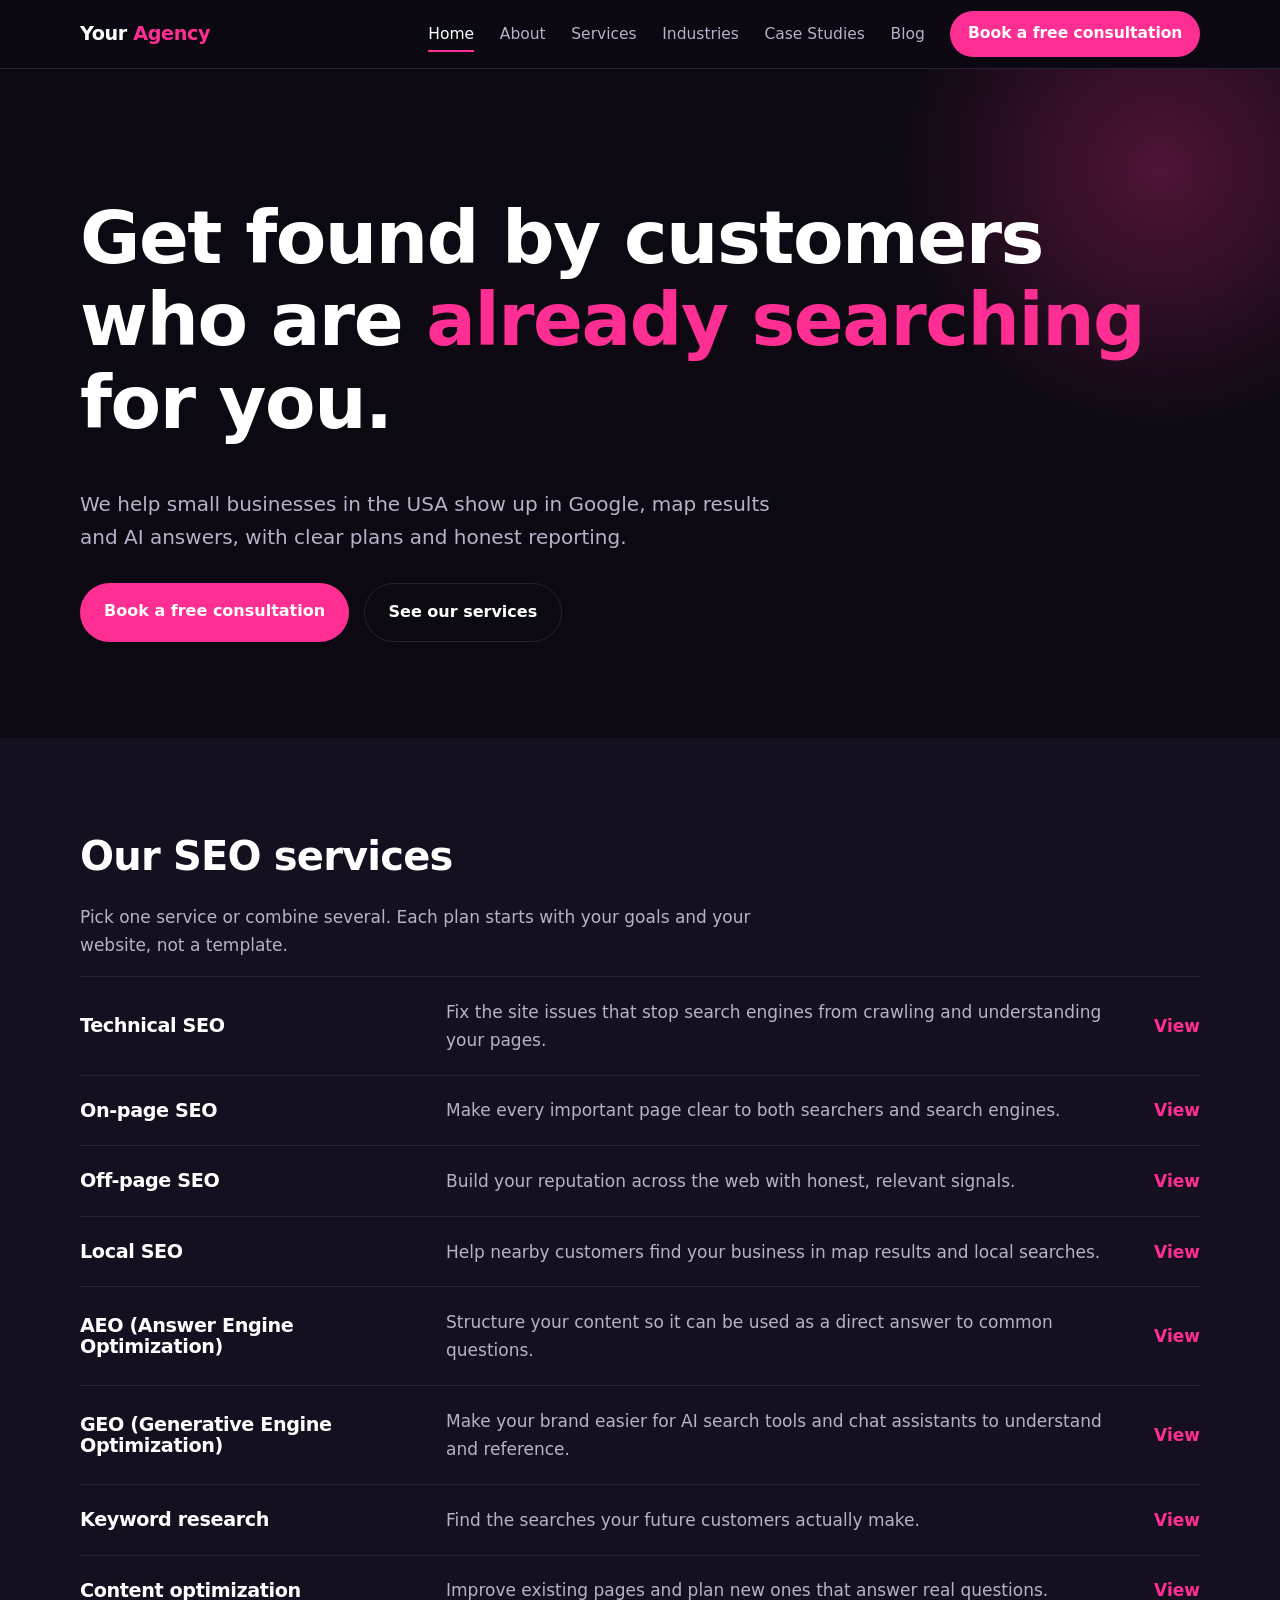
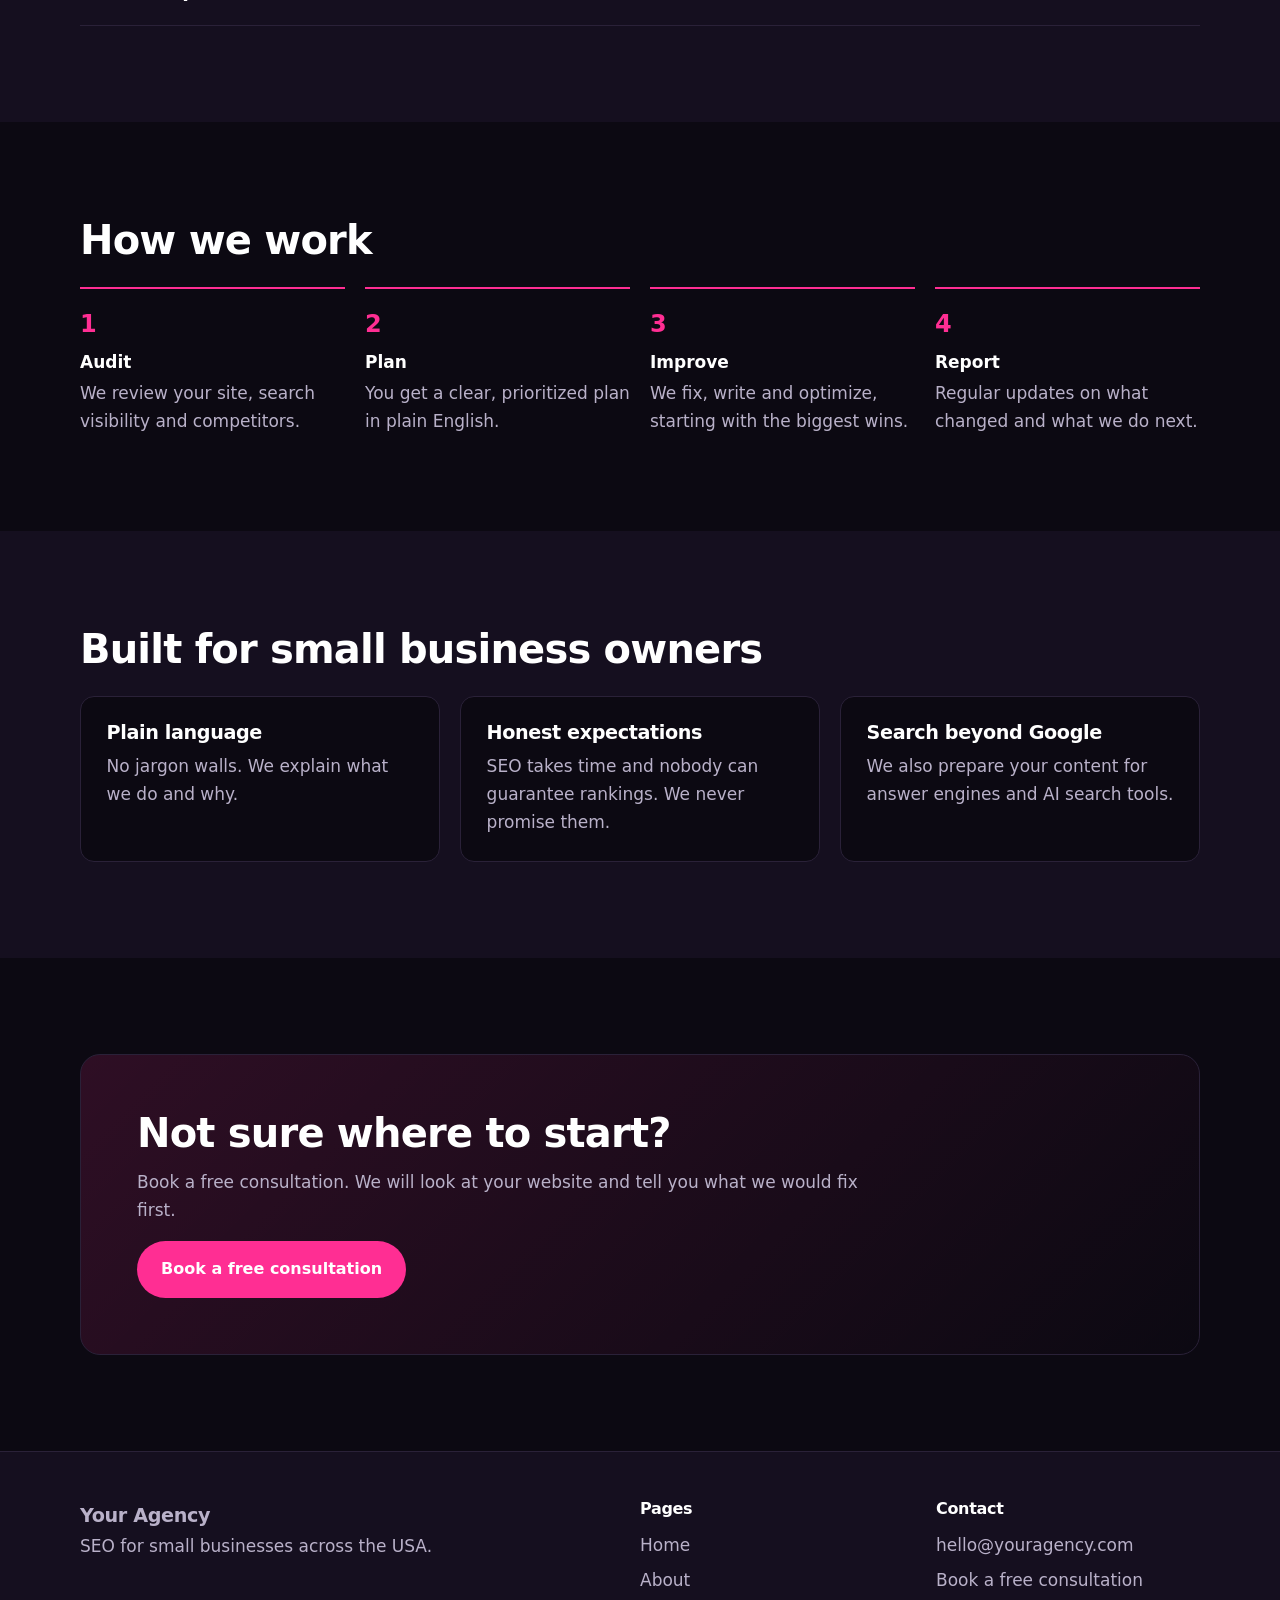
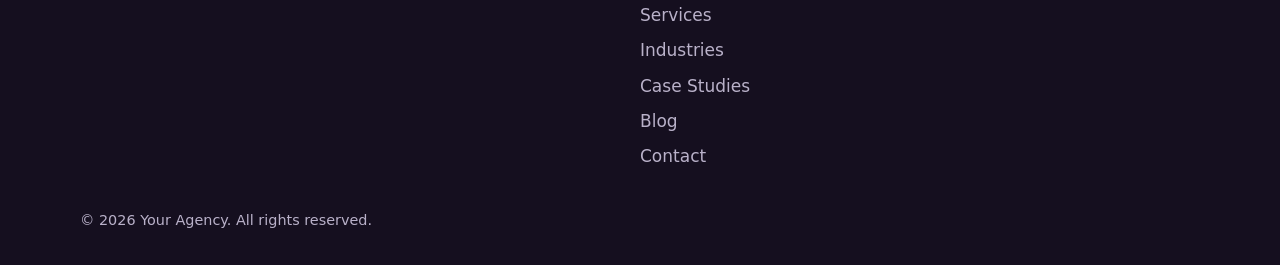
<file: index.html>
<!DOCTYPE html>
<html lang="en">
<head>
<meta charset="utf-8">
<meta name="viewport" content="width=device-width, initial-scale=1">
<title>SEO Agency for Small Businesses in the USA | Your Agency</title>
<meta name="description" content="Technical SEO, local SEO, AEO, GEO and content optimization for small businesses in the USA. Book a free consultation.">
<link rel="canonical" href="https://www.youragency.com/index.html">
<meta property="og:title" content="SEO Agency for Small Businesses in the USA | Your Agency">
<meta property="og:description" content="Technical SEO, local SEO, AEO, GEO and content optimization for small businesses in the USA. Book a free consultation.">
<meta property="og:type" content="website">
<meta property="og:url" content="https://www.youragency.com/index.html">
<meta name="theme-color" content="#0c0912">
<link rel="stylesheet" href="css/style.css">
</head>
<body>
<a class="skip" href="#main">Skip to content</a>
<header class="site-header">
<div class="wrap bar">
<a class="logo" href="index.html" aria-label="Your Agency home">Your<span> Agency</span></a>
<button class="menu-btn" aria-expanded="false" aria-controls="nav">Menu</button>
<nav class="nav" id="nav" aria-label="Main">
<ul><li><a href="index.html" aria-current="page">Home</a></li><li><a href="about.html">About</a></li><li><a href="services.html">Services</a></li><li><a href="industries.html">Industries</a></li><li><a href="case-studies.html">Case Studies</a></li><li><a href="blog.html">Blog</a></li><li><a class="btn" href="contact.html">Book a free consultation</a></li></ul>
</nav>
</div>
</header>
<main id="main">
<script type="application/ld+json">
{"@context":"https://schema.org","@type":"ProfessionalService","name":"Your Agency","url":"https://www.youragency.com","description":"SEO services for small businesses in the USA.","email":"hello@youragency.com","areaServed":"US"}
</script>
<section class="hero"><div class="wrap">
<h1 class="rise">Get found by customers who are <em>already searching</em> for you.</h1>
<p class="lead rise d1">We help small businesses in the USA show up in Google, map results and AI answers, with clear plans and honest reporting.</p>
<div class="actions rise d2"><a class="btn" href="contact.html">Book a free consultation</a><a class="btn ghost" href="services.html">See our services</a></div>
</div></section>
<section class="alt"><div class="wrap">
<h2>Our SEO services</h2>
<p class="muted">Pick one service or combine several. Each plan starts with your goals and your website, not a template.</p>
<div class="rows"><a class="row" href="services.html#technical-seo"><h3>Technical SEO</h3><p>Fix the site issues that stop search engines from crawling and understanding your pages.</p><span class="go" aria-hidden="true">View</span></a><a class="row" href="services.html#on-page-seo"><h3>On-page SEO</h3><p>Make every important page clear to both searchers and search engines.</p><span class="go" aria-hidden="true">View</span></a><a class="row" href="services.html#off-page-seo"><h3>Off-page SEO</h3><p>Build your reputation across the web with honest, relevant signals.</p><span class="go" aria-hidden="true">View</span></a><a class="row" href="services.html#local-seo"><h3>Local SEO</h3><p>Help nearby customers find your business in map results and local searches.</p><span class="go" aria-hidden="true">View</span></a><a class="row" href="services.html#aeo"><h3>AEO (Answer Engine Optimization)</h3><p>Structure your content so it can be used as a direct answer to common questions.</p><span class="go" aria-hidden="true">View</span></a><a class="row" href="services.html#geo"><h3>GEO (Generative Engine Optimization)</h3><p>Make your brand easier for AI search tools and chat assistants to understand and reference.</p><span class="go" aria-hidden="true">View</span></a><a class="row" href="services.html#keyword-research"><h3>Keyword research</h3><p>Find the searches your future customers actually make.</p><span class="go" aria-hidden="true">View</span></a><a class="row" href="services.html#content-optimization"><h3>Content optimization</h3><p>Improve existing pages and plan new ones that answer real questions.</p><span class="go" aria-hidden="true">View</span></a></div>
</div></section>
<section><div class="wrap">
<h2>How we work</h2>
<ol class="steps">
<li><strong>Audit</strong><span>We review your site, search visibility and competitors.</span></li>
<li><strong>Plan</strong><span>You get a clear, prioritized plan in plain English.</span></li>
<li><strong>Improve</strong><span>We fix, write and optimize, starting with the biggest wins.</span></li>
<li><strong>Report</strong><span>Regular updates on what changed and what we do next.</span></li>
</ol>
</div></section>
<section class="alt"><div class="wrap">
<h2>Built for small business owners</h2>
<div class="grid">
<div class="card"><h3>Plain language</h3><p>No jargon walls. We explain what we do and why.</p></div>
<div class="card"><h3>Honest expectations</h3><p>SEO takes time and nobody can guarantee rankings. We never promise them.</p></div>
<div class="card"><h3>Search beyond Google</h3><p>We also prepare your content for answer engines and AI search tools.</p></div>
</div></div></section>
<section><div class="wrap"><div class="cta">
<h2>Not sure where to start?</h2>
<p class="muted">Book a free consultation. We will look at your website and tell you what we would fix first.</p>
<a class="btn" href="contact.html">Book a free consultation</a>
</div></div></section>
</main>
<footer class="site-footer">
<div class="wrap foot">
<div><a class="logo" href="index.html">Your Agency</a>
<p class="muted">SEO for small businesses across the USA.</p></div>
<div><h2>Pages</h2><ul><li><a href="index.html">Home</a></li><li><a href="about.html">About</a></li><li><a href="services.html">Services</a></li><li><a href="industries.html">Industries</a></li><li><a href="case-studies.html">Case Studies</a></li><li><a href="blog.html">Blog</a></li><li><a href="contact.html">Contact</a></li></ul></div>
<div><h2>Contact</h2><ul><li><a href="mailto:hello@youragency.com">hello@youragency.com</a></li><li><a href="contact.html">Book a free consultation</a></li></ul></div>
</div>
<div class="wrap copy">&copy; <span id="year">2026</span> Your Agency. All rights reserved.</div>
</footer>
<script src="js/main.js"></script>
</body>
</html>
</file>
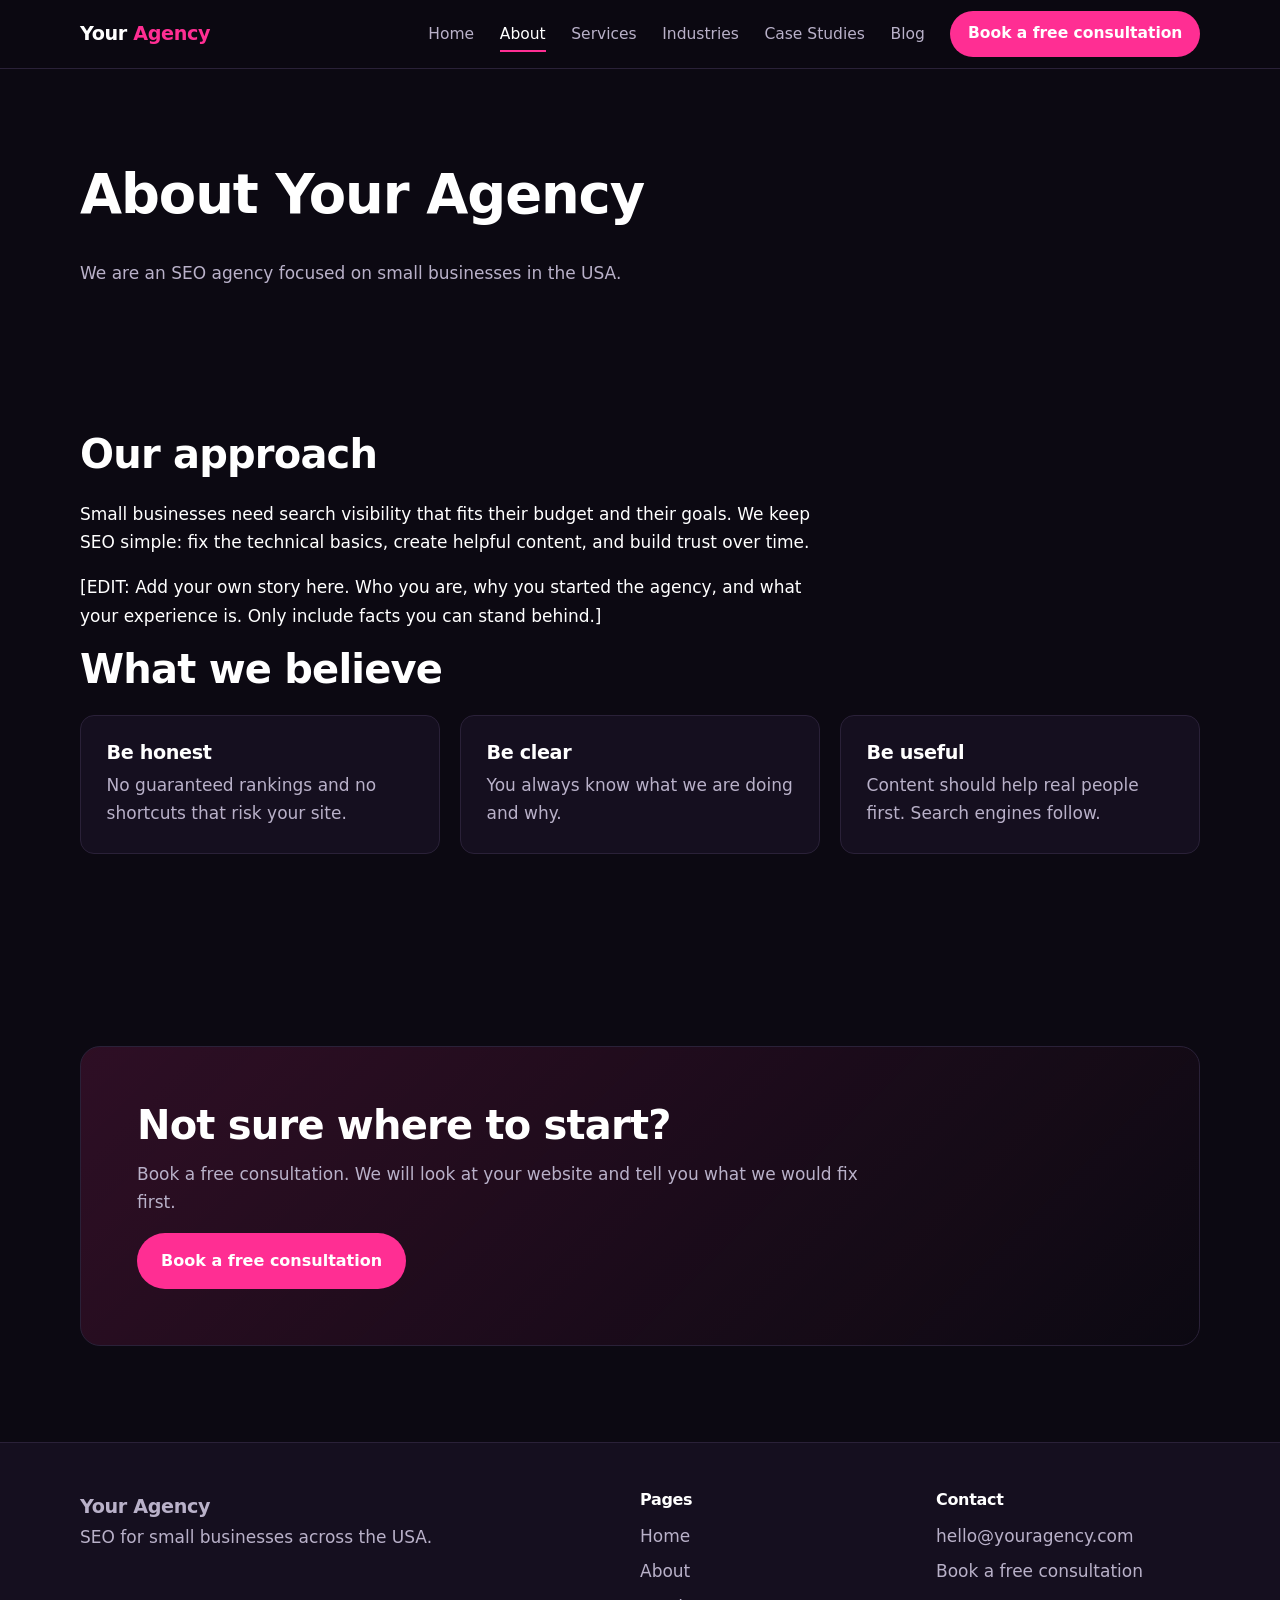
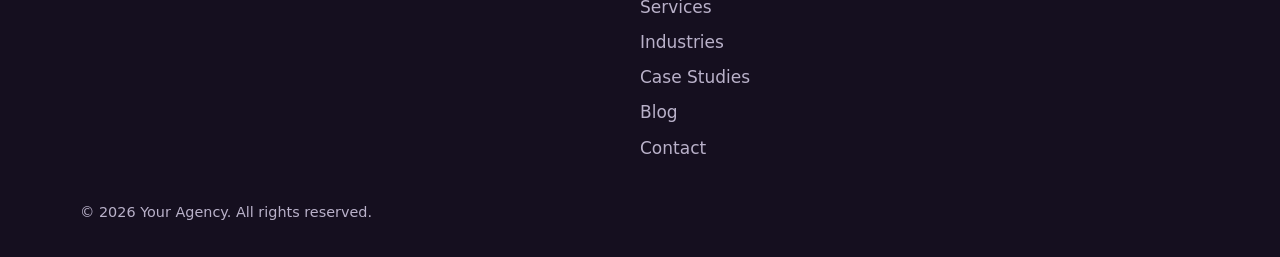
<file: about.html>
<!DOCTYPE html>
<html lang="en">
<head>
<meta charset="utf-8">
<meta name="viewport" content="width=device-width, initial-scale=1">
<title>About Your Agency | SEO for Small Businesses</title>
<meta name="description" content="Learn how our SEO agency helps small businesses in the USA grow with honest, practical search marketing.">
<link rel="canonical" href="https://www.youragency.com/about.html">
<meta property="og:title" content="About Your Agency | SEO for Small Businesses">
<meta property="og:description" content="Learn how our SEO agency helps small businesses in the USA grow with honest, practical search marketing.">
<meta property="og:type" content="website">
<meta property="og:url" content="https://www.youragency.com/about.html">
<meta name="theme-color" content="#0c0912">
<link rel="stylesheet" href="css/style.css">
</head>
<body>
<a class="skip" href="#main">Skip to content</a>
<header class="site-header">
<div class="wrap bar">
<a class="logo" href="index.html" aria-label="Your Agency home">Your<span> Agency</span></a>
<button class="menu-btn" aria-expanded="false" aria-controls="nav">Menu</button>
<nav class="nav" id="nav" aria-label="Main">
<ul><li><a href="index.html">Home</a></li><li><a href="about.html" aria-current="page">About</a></li><li><a href="services.html">Services</a></li><li><a href="industries.html">Industries</a></li><li><a href="case-studies.html">Case Studies</a></li><li><a href="blog.html">Blog</a></li><li><a class="btn" href="contact.html">Book a free consultation</a></li></ul>
</nav>
</div>
</header>
<main id="main">
<section class="page-hero"><div class="wrap"><h1>About Your Agency</h1>
<p class="lead muted">We are an SEO agency focused on small businesses in the USA.</p></div></section>
<section><div class="wrap">
<h2>Our approach</h2>
<p>Small businesses need search visibility that fits their budget and their goals. We keep SEO simple: fix the technical basics, create helpful content, and build trust over time.</p>
<p>[EDIT: Add your own story here. Who you are, why you started the agency, and what your experience is. Only include facts you can stand behind.]</p>
<h2>What we believe</h2>
<div class="grid">
<div class="card"><h3>Be honest</h3><p>No guaranteed rankings and no shortcuts that risk your site.</p></div>
<div class="card"><h3>Be clear</h3><p>You always know what we are doing and why.</p></div>
<div class="card"><h3>Be useful</h3><p>Content should help real people first. Search engines follow.</p></div>
</div></div></section>
<section><div class="wrap"><div class="cta">
<h2>Not sure where to start?</h2>
<p class="muted">Book a free consultation. We will look at your website and tell you what we would fix first.</p>
<a class="btn" href="contact.html">Book a free consultation</a>
</div></div></section>
</main>
<footer class="site-footer">
<div class="wrap foot">
<div><a class="logo" href="index.html">Your Agency</a>
<p class="muted">SEO for small businesses across the USA.</p></div>
<div><h2>Pages</h2><ul><li><a href="index.html">Home</a></li><li><a href="about.html">About</a></li><li><a href="services.html">Services</a></li><li><a href="industries.html">Industries</a></li><li><a href="case-studies.html">Case Studies</a></li><li><a href="blog.html">Blog</a></li><li><a href="contact.html">Contact</a></li></ul></div>
<div><h2>Contact</h2><ul><li><a href="mailto:hello@youragency.com">hello@youragency.com</a></li><li><a href="contact.html">Book a free consultation</a></li></ul></div>
</div>
<div class="wrap copy">&copy; <span id="year">2026</span> Your Agency. All rights reserved.</div>
</footer>
<script src="js/main.js"></script>
</body>
</html>
</file>
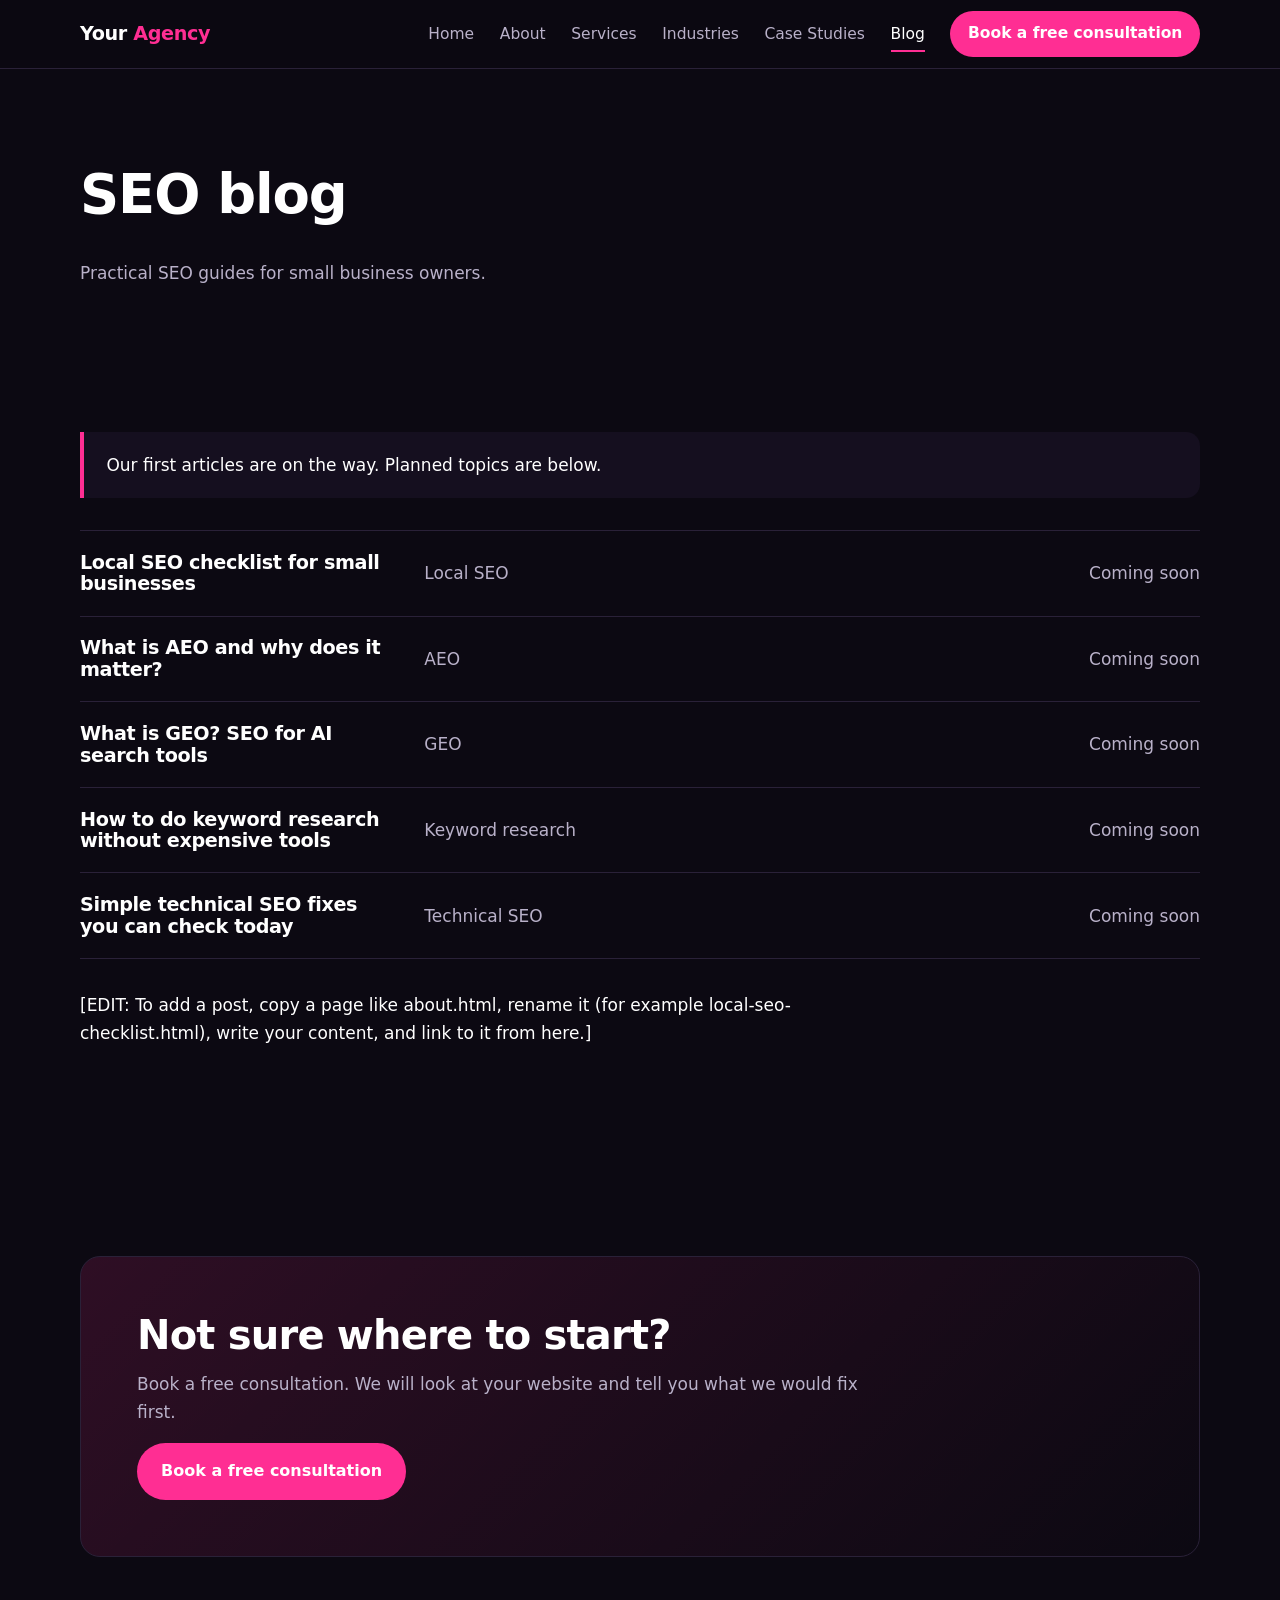
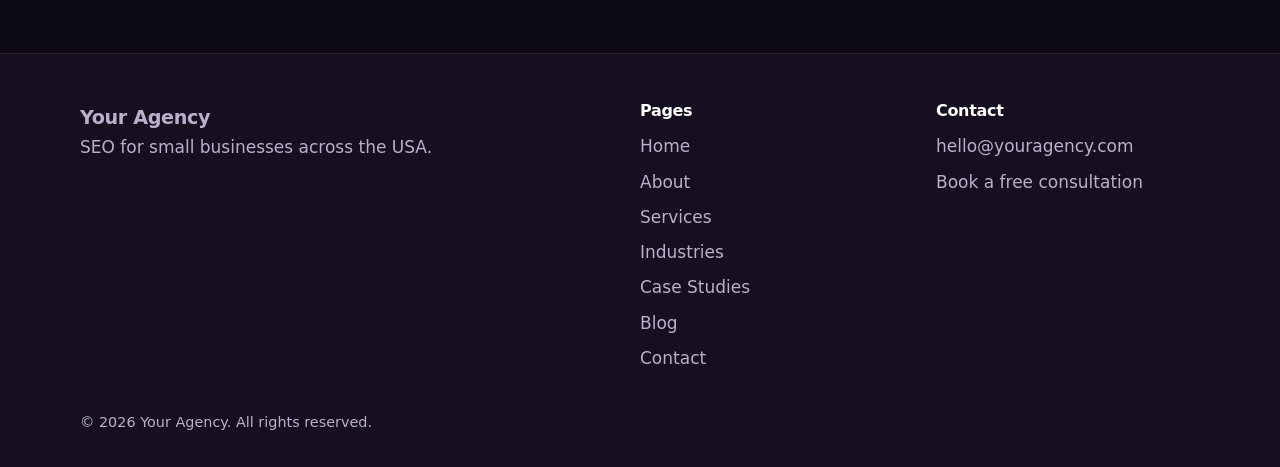
<file: blog.html>
<!DOCTYPE html>
<html lang="en">
<head>
<meta charset="utf-8">
<meta name="viewport" content="width=device-width, initial-scale=1">
<title>SEO Blog for Small Businesses | Your Agency</title>
<meta name="description" content="SEO tips, guides and updates for small business owners.">
<link rel="canonical" href="https://www.youragency.com/blog.html">
<meta property="og:title" content="SEO Blog for Small Businesses | Your Agency">
<meta property="og:description" content="SEO tips, guides and updates for small business owners.">
<meta property="og:type" content="website">
<meta property="og:url" content="https://www.youragency.com/blog.html">
<meta name="theme-color" content="#0c0912">
<link rel="stylesheet" href="css/style.css">
</head>
<body>
<a class="skip" href="#main">Skip to content</a>
<header class="site-header">
<div class="wrap bar">
<a class="logo" href="index.html" aria-label="Your Agency home">Your<span> Agency</span></a>
<button class="menu-btn" aria-expanded="false" aria-controls="nav">Menu</button>
<nav class="nav" id="nav" aria-label="Main">
<ul><li><a href="index.html">Home</a></li><li><a href="about.html">About</a></li><li><a href="services.html">Services</a></li><li><a href="industries.html">Industries</a></li><li><a href="case-studies.html">Case Studies</a></li><li><a href="blog.html" aria-current="page">Blog</a></li><li><a class="btn" href="contact.html">Book a free consultation</a></li></ul>
</nav>
</div>
</header>
<main id="main">
<section class="page-hero"><div class="wrap"><h1>SEO blog</h1>
<p class="lead muted">Practical SEO guides for small business owners.</p></div></section>
<section><div class="wrap">
<div class="note"><p>Our first articles are on the way. Planned topics are below.</p></div>
<div class="rows" style="margin-top:2rem"><div class="row"><h3>Local SEO checklist for small businesses</h3><p>Local SEO</p><span class="muted">Coming soon</span></div><div class="row"><h3>What is AEO and why does it matter?</h3><p>AEO</p><span class="muted">Coming soon</span></div><div class="row"><h3>What is GEO? SEO for AI search tools</h3><p>GEO</p><span class="muted">Coming soon</span></div><div class="row"><h3>How to do keyword research without expensive tools</h3><p>Keyword research</p><span class="muted">Coming soon</span></div><div class="row"><h3>Simple technical SEO fixes you can check today</h3><p>Technical SEO</p><span class="muted">Coming soon</span></div></div>
<p style="margin-top:2rem">[EDIT: To add a post, copy a page like about.html, rename it (for example local-seo-checklist.html), write your content, and link to it from here.]</p>
</div></section>
<section><div class="wrap"><div class="cta">
<h2>Not sure where to start?</h2>
<p class="muted">Book a free consultation. We will look at your website and tell you what we would fix first.</p>
<a class="btn" href="contact.html">Book a free consultation</a>
</div></div></section>
</main>
<footer class="site-footer">
<div class="wrap foot">
<div><a class="logo" href="index.html">Your Agency</a>
<p class="muted">SEO for small businesses across the USA.</p></div>
<div><h2>Pages</h2><ul><li><a href="index.html">Home</a></li><li><a href="about.html">About</a></li><li><a href="services.html">Services</a></li><li><a href="industries.html">Industries</a></li><li><a href="case-studies.html">Case Studies</a></li><li><a href="blog.html">Blog</a></li><li><a href="contact.html">Contact</a></li></ul></div>
<div><h2>Contact</h2><ul><li><a href="mailto:hello@youragency.com">hello@youragency.com</a></li><li><a href="contact.html">Book a free consultation</a></li></ul></div>
</div>
<div class="wrap copy">&copy; <span id="year">2026</span> Your Agency. All rights reserved.</div>
</footer>
<script src="js/main.js"></script>
</body>
</html>
</file>
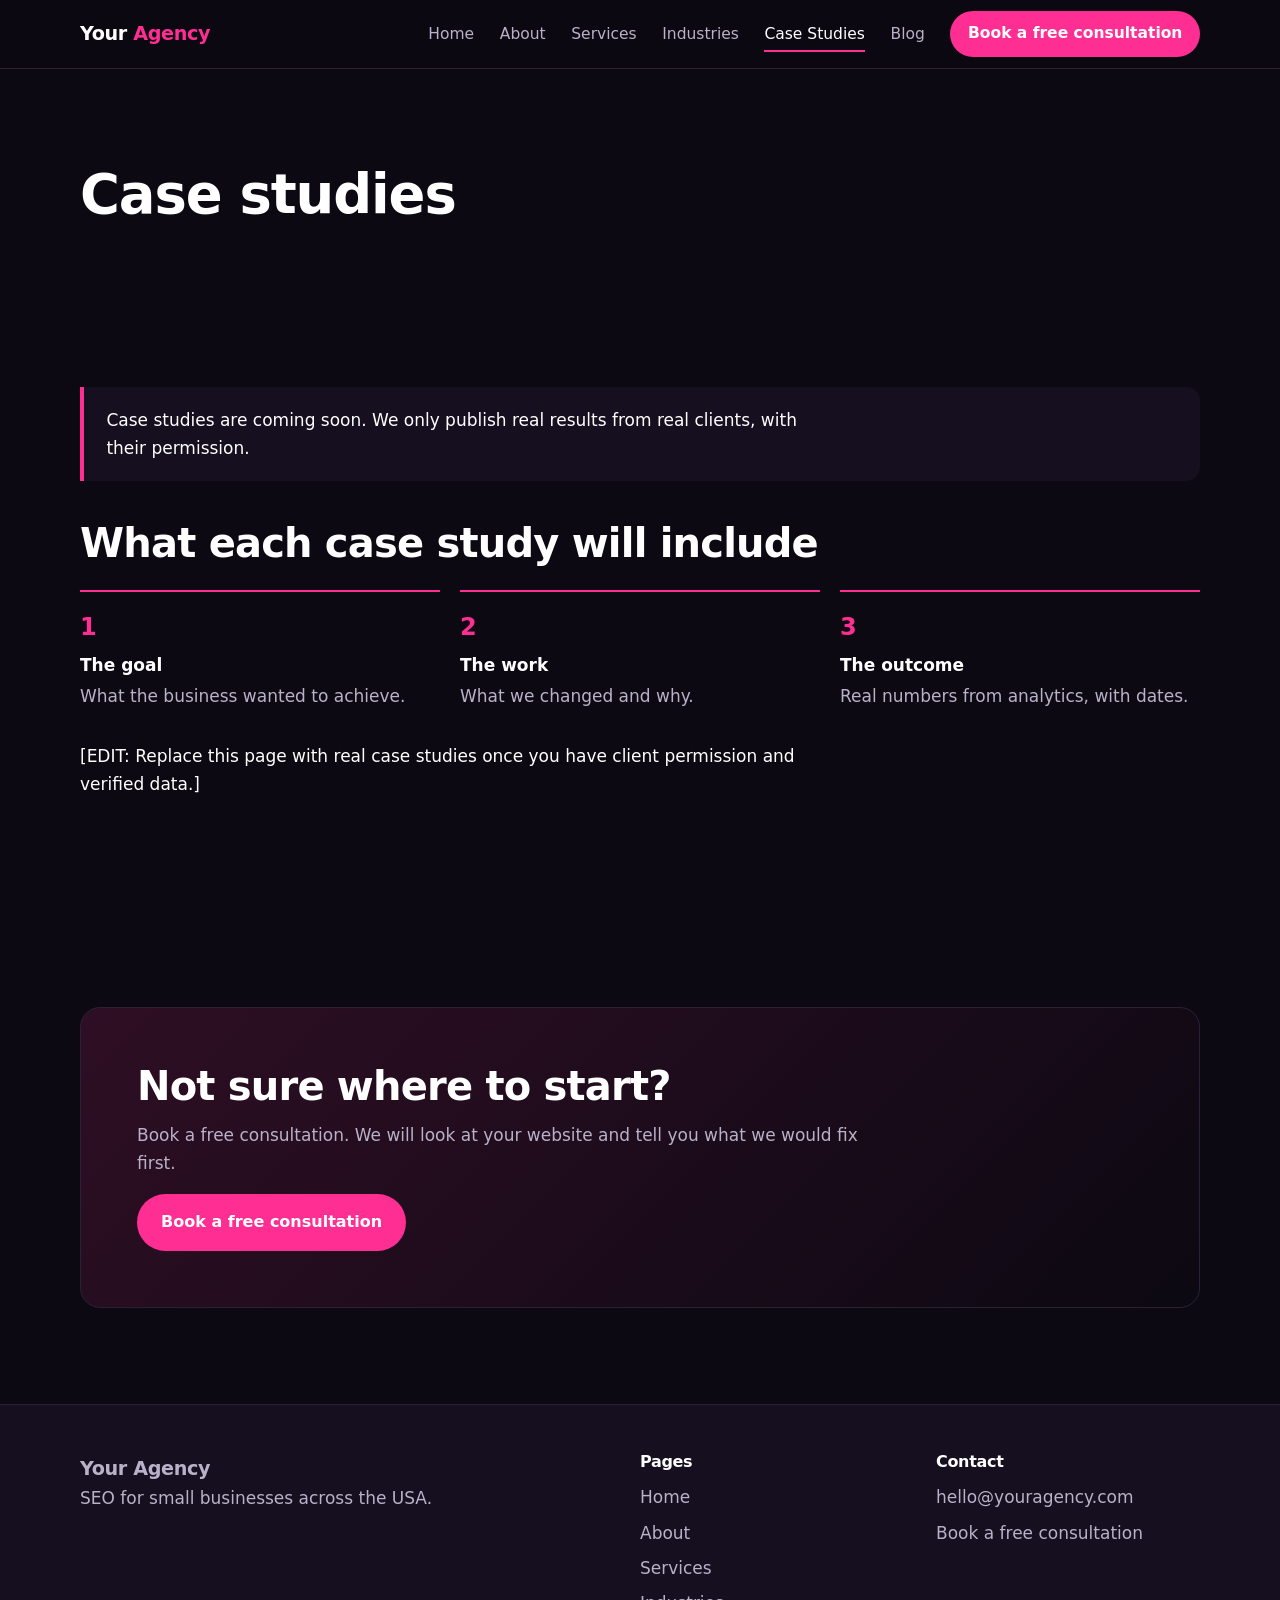
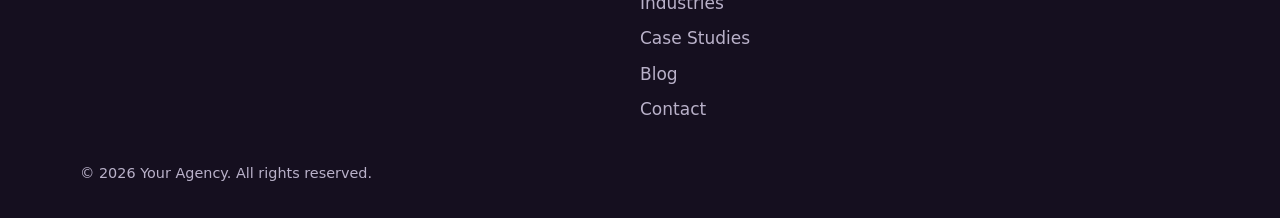
<file: case-studies.html>
<!DOCTYPE html>
<html lang="en">
<head>
<meta charset="utf-8">
<meta name="viewport" content="width=device-width, initial-scale=1">
<title>Case Studies | Your Agency</title>
<meta name="description" content="Case studies from our SEO work will be published here.">
<link rel="canonical" href="https://www.youragency.com/case-studies.html">
<meta property="og:title" content="Case Studies | Your Agency">
<meta property="og:description" content="Case studies from our SEO work will be published here.">
<meta property="og:type" content="website">
<meta property="og:url" content="https://www.youragency.com/case-studies.html">
<meta name="theme-color" content="#0c0912">
<link rel="stylesheet" href="css/style.css">
</head>
<body>
<a class="skip" href="#main">Skip to content</a>
<header class="site-header">
<div class="wrap bar">
<a class="logo" href="index.html" aria-label="Your Agency home">Your<span> Agency</span></a>
<button class="menu-btn" aria-expanded="false" aria-controls="nav">Menu</button>
<nav class="nav" id="nav" aria-label="Main">
<ul><li><a href="index.html">Home</a></li><li><a href="about.html">About</a></li><li><a href="services.html">Services</a></li><li><a href="industries.html">Industries</a></li><li><a href="case-studies.html" aria-current="page">Case Studies</a></li><li><a href="blog.html">Blog</a></li><li><a class="btn" href="contact.html">Book a free consultation</a></li></ul>
</nav>
</div>
</header>
<main id="main">
<section class="page-hero"><div class="wrap"><h1>Case studies</h1></div></section>
<section><div class="wrap">
<div class="note"><p>Case studies are coming soon. We only publish real results from real clients, with their permission.</p></div>
<h2 style="margin-top:2.5rem">What each case study will include</h2>
<ol class="steps">
<li><strong>The goal</strong><span>What the business wanted to achieve.</span></li>
<li><strong>The work</strong><span>What we changed and why.</span></li>
<li><strong>The outcome</strong><span>Real numbers from analytics, with dates.</span></li>
</ol>
<p style="margin-top:2rem">[EDIT: Replace this page with real case studies once you have client permission and verified data.]</p>
</div></section>
<section><div class="wrap"><div class="cta">
<h2>Not sure where to start?</h2>
<p class="muted">Book a free consultation. We will look at your website and tell you what we would fix first.</p>
<a class="btn" href="contact.html">Book a free consultation</a>
</div></div></section>
</main>
<footer class="site-footer">
<div class="wrap foot">
<div><a class="logo" href="index.html">Your Agency</a>
<p class="muted">SEO for small businesses across the USA.</p></div>
<div><h2>Pages</h2><ul><li><a href="index.html">Home</a></li><li><a href="about.html">About</a></li><li><a href="services.html">Services</a></li><li><a href="industries.html">Industries</a></li><li><a href="case-studies.html">Case Studies</a></li><li><a href="blog.html">Blog</a></li><li><a href="contact.html">Contact</a></li></ul></div>
<div><h2>Contact</h2><ul><li><a href="mailto:hello@youragency.com">hello@youragency.com</a></li><li><a href="contact.html">Book a free consultation</a></li></ul></div>
</div>
<div class="wrap copy">&copy; <span id="year">2026</span> Your Agency. All rights reserved.</div>
</footer>
<script src="js/main.js"></script>
</body>
</html>
</file>
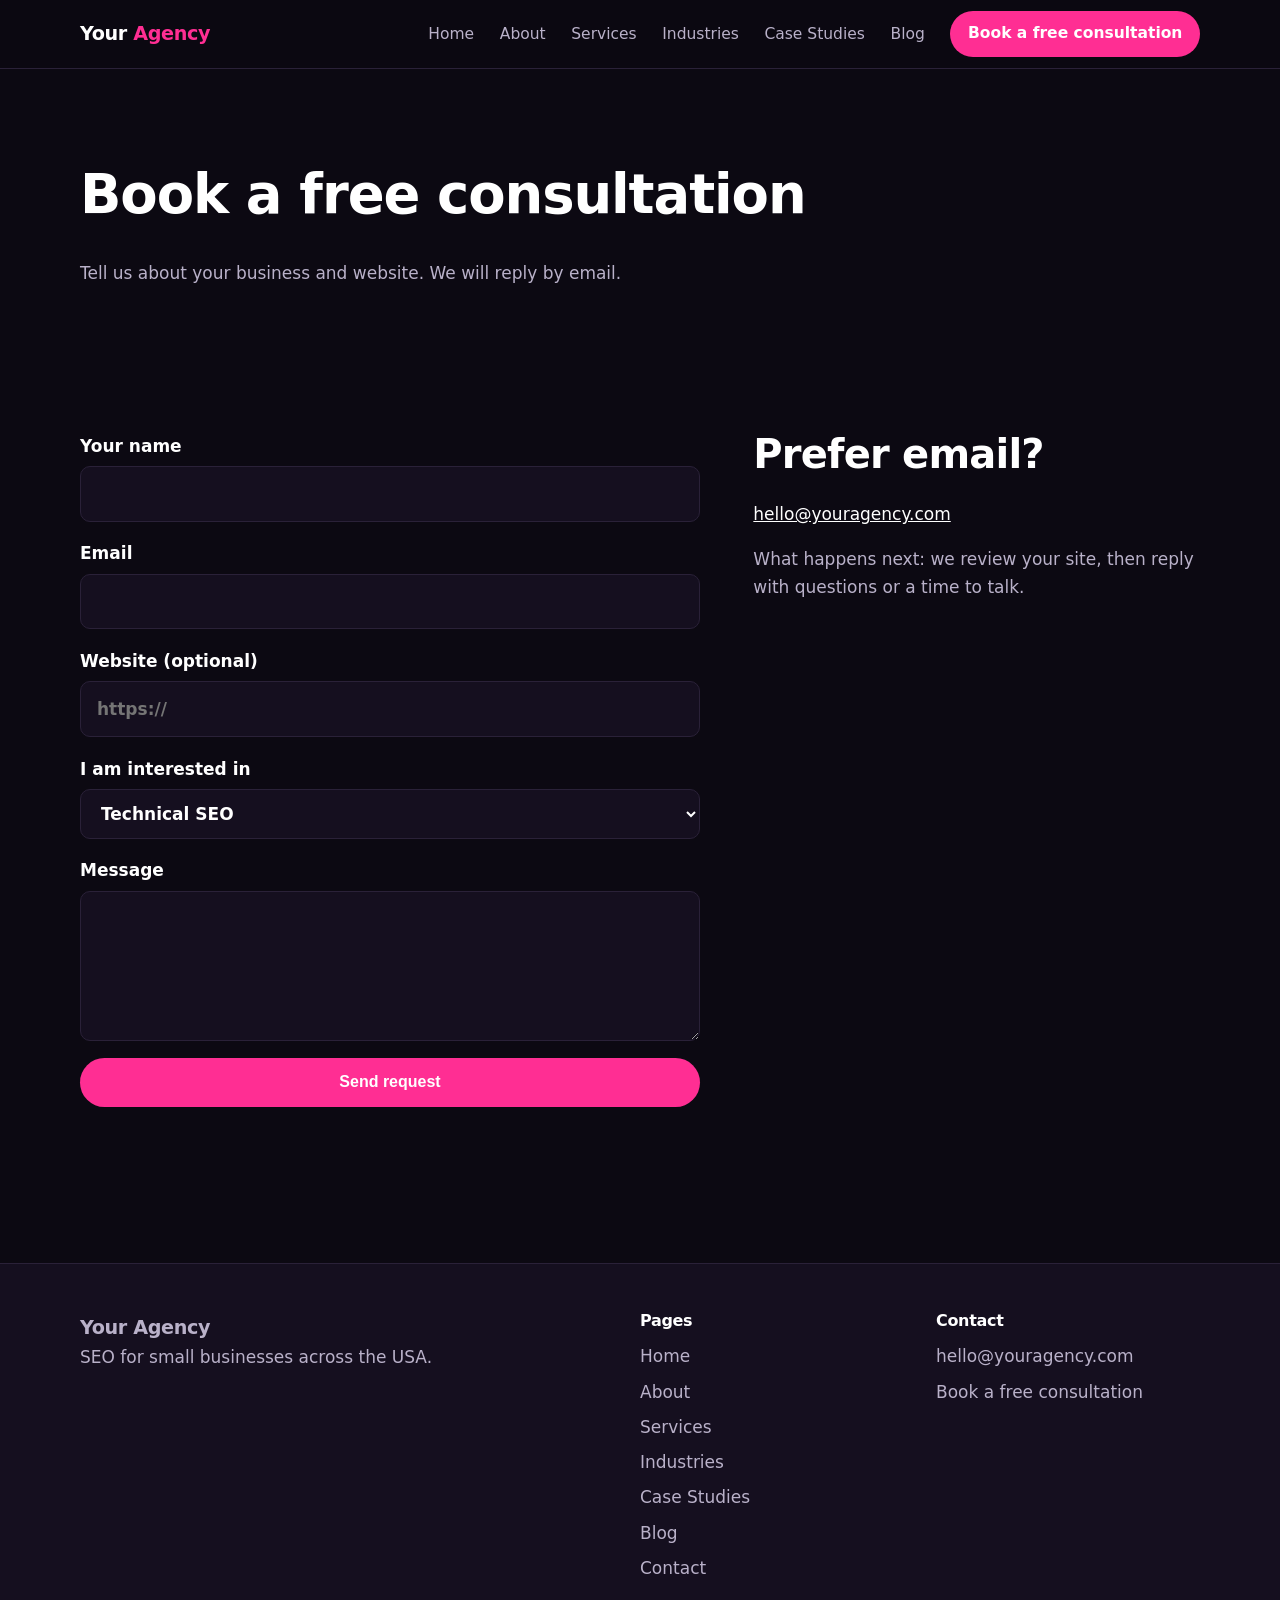
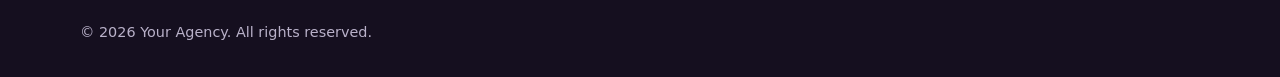
<file: contact.html>
<!DOCTYPE html>
<html lang="en">
<head>
<meta charset="utf-8">
<meta name="viewport" content="width=device-width, initial-scale=1">
<title>Contact & Free Consultation | Your Agency</title>
<meta name="description" content="Book a free SEO consultation for your small business. Tell us about your website and goals.">
<link rel="canonical" href="https://www.youragency.com/contact.html">
<meta property="og:title" content="Contact & Free Consultation | Your Agency">
<meta property="og:description" content="Book a free SEO consultation for your small business. Tell us about your website and goals.">
<meta property="og:type" content="website">
<meta property="og:url" content="https://www.youragency.com/contact.html">
<meta name="theme-color" content="#0c0912">
<link rel="stylesheet" href="css/style.css">
</head>
<body>
<a class="skip" href="#main">Skip to content</a>
<header class="site-header">
<div class="wrap bar">
<a class="logo" href="index.html" aria-label="Your Agency home">Your<span> Agency</span></a>
<button class="menu-btn" aria-expanded="false" aria-controls="nav">Menu</button>
<nav class="nav" id="nav" aria-label="Main">
<ul><li><a href="index.html">Home</a></li><li><a href="about.html">About</a></li><li><a href="services.html">Services</a></li><li><a href="industries.html">Industries</a></li><li><a href="case-studies.html">Case Studies</a></li><li><a href="blog.html">Blog</a></li><li><a class="btn" href="contact.html">Book a free consultation</a></li></ul>
</nav>
</div>
</header>
<main id="main">
<section class="page-hero"><div class="wrap"><h1>Book a free consultation</h1>
<p class="lead muted">Tell us about your business and website. We will reply by email.</p></div></section>
<section><div class="wrap contact-grid">
<form id="contact-form" novalidate>
<label>Your name<input name="name" required autocomplete="name"></label>
<label>Email<input type="email" name="email" required autocomplete="email"></label>
<label>Website (optional)<input name="website" placeholder="https://"></label>
<label>I am interested in<select name="service"><option>Technical SEO</option><option>On-page SEO</option><option>Off-page SEO</option><option>Local SEO</option><option>AEO (Answer Engine Optimization)</option><option>GEO (Generative Engine Optimization)</option><option>Keyword research</option><option>Content optimization</option><option>Not sure yet</option></select></label>
<label>Message<textarea name="message" required></textarea></label>
<button class="btn" type="submit">Send request</button>
<p class="status" id="form-status" role="status"></p>
</form>
<aside><h2>Prefer email?</h2>
<p><a href="mailto:hello@youragency.com">hello@youragency.com</a></p>
<p class="muted">What happens next: we review your site, then reply with questions or a time to talk.</p></aside>
</div></section></main>
<footer class="site-footer">
<div class="wrap foot">
<div><a class="logo" href="index.html">Your Agency</a>
<p class="muted">SEO for small businesses across the USA.</p></div>
<div><h2>Pages</h2><ul><li><a href="index.html">Home</a></li><li><a href="about.html">About</a></li><li><a href="services.html">Services</a></li><li><a href="industries.html">Industries</a></li><li><a href="case-studies.html">Case Studies</a></li><li><a href="blog.html">Blog</a></li><li><a href="contact.html">Contact</a></li></ul></div>
<div><h2>Contact</h2><ul><li><a href="mailto:hello@youragency.com">hello@youragency.com</a></li><li><a href="contact.html">Book a free consultation</a></li></ul></div>
</div>
<div class="wrap copy">&copy; <span id="year">2026</span> Your Agency. All rights reserved.</div>
</footer>
<script src="js/main.js"></script>
</body>
</html>
</file>
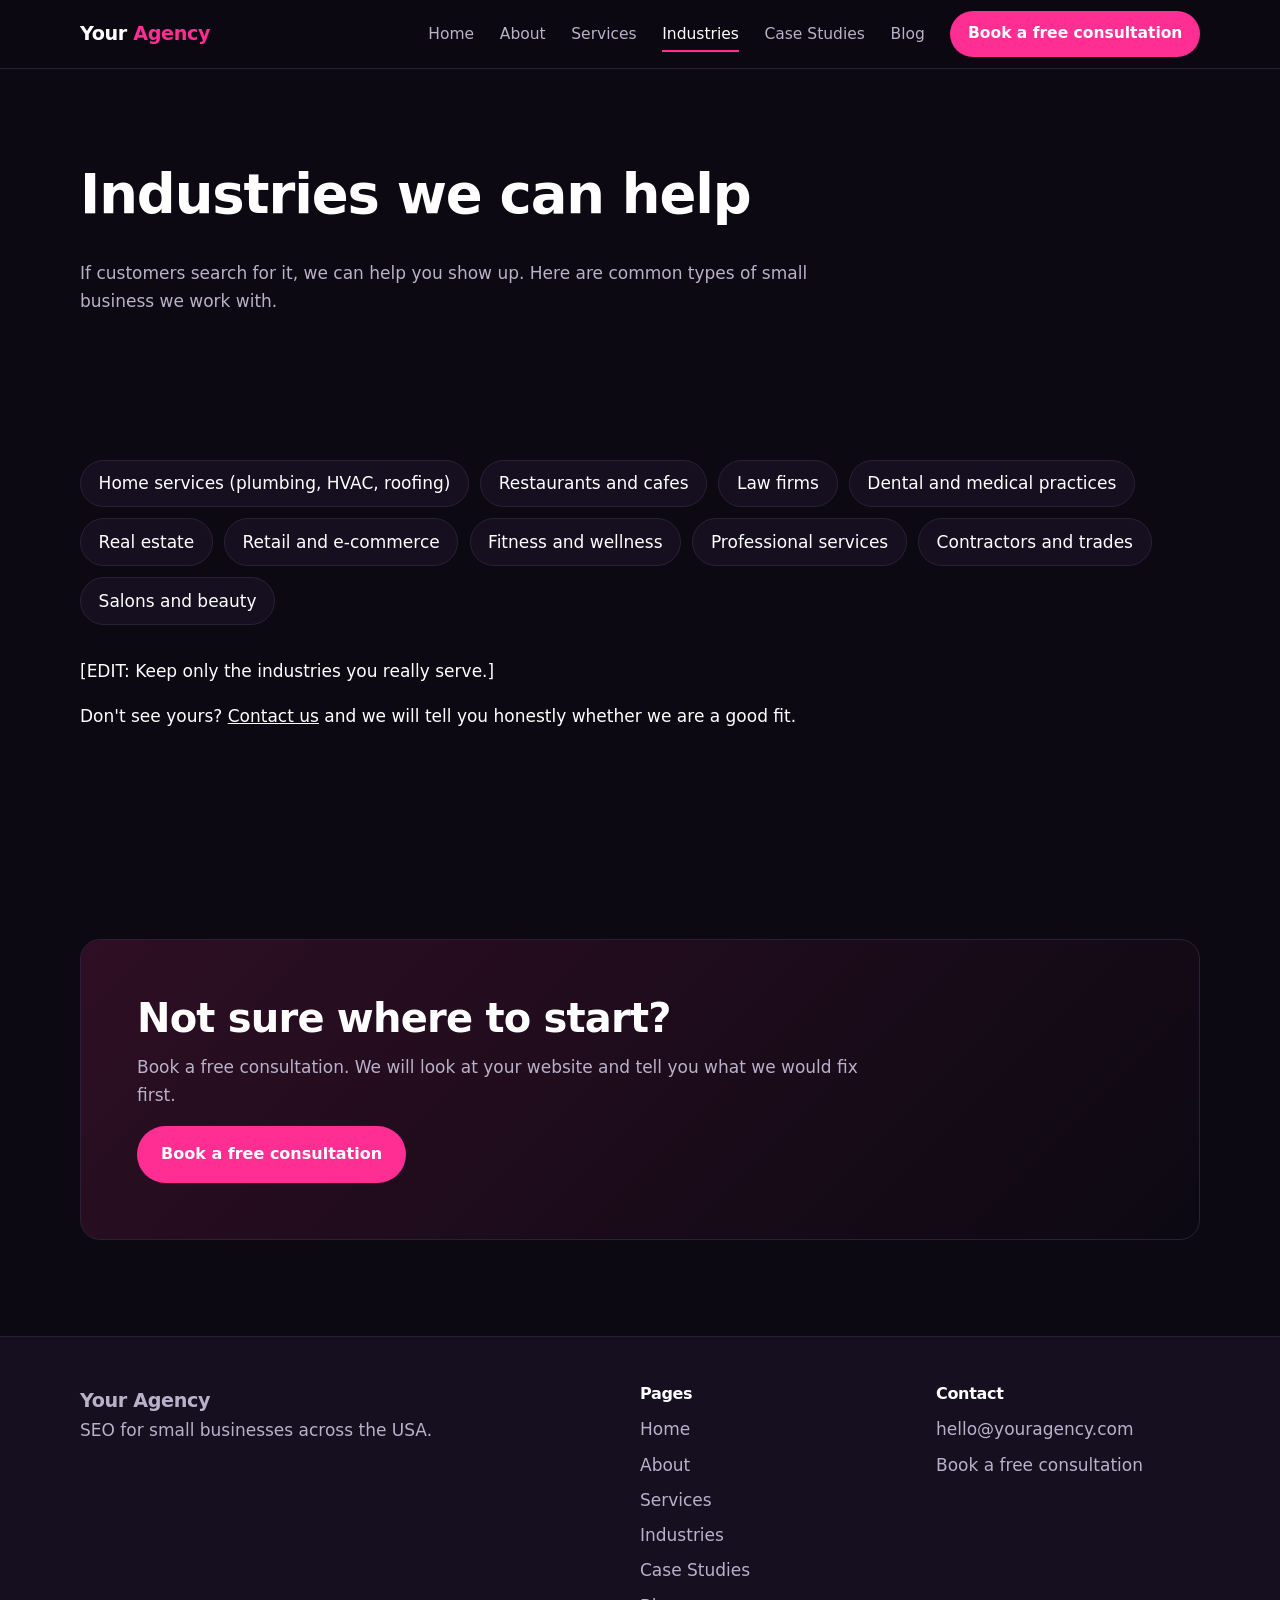
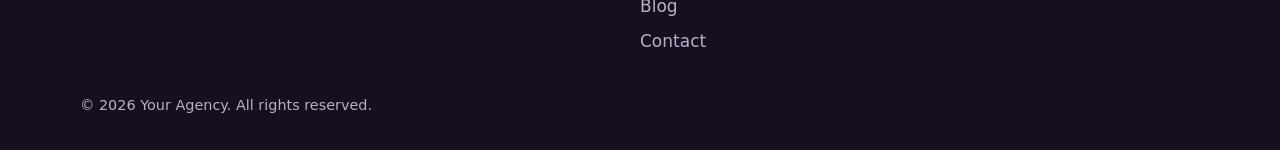
<file: industries.html>
<!DOCTYPE html>
<html lang="en">
<head>
<meta charset="utf-8">
<meta name="viewport" content="width=device-width, initial-scale=1">
<title>SEO for Small Business Industries | Your Agency</title>
<meta name="description" content="SEO for local service businesses, restaurants, law firms, healthcare practices, retail and more across the USA.">
<link rel="canonical" href="https://www.youragency.com/industries.html">
<meta property="og:title" content="SEO for Small Business Industries | Your Agency">
<meta property="og:description" content="SEO for local service businesses, restaurants, law firms, healthcare practices, retail and more across the USA.">
<meta property="og:type" content="website">
<meta property="og:url" content="https://www.youragency.com/industries.html">
<meta name="theme-color" content="#0c0912">
<link rel="stylesheet" href="css/style.css">
</head>
<body>
<a class="skip" href="#main">Skip to content</a>
<header class="site-header">
<div class="wrap bar">
<a class="logo" href="index.html" aria-label="Your Agency home">Your<span> Agency</span></a>
<button class="menu-btn" aria-expanded="false" aria-controls="nav">Menu</button>
<nav class="nav" id="nav" aria-label="Main">
<ul><li><a href="index.html">Home</a></li><li><a href="about.html">About</a></li><li><a href="services.html">Services</a></li><li><a href="industries.html" aria-current="page">Industries</a></li><li><a href="case-studies.html">Case Studies</a></li><li><a href="blog.html">Blog</a></li><li><a class="btn" href="contact.html">Book a free consultation</a></li></ul>
</nav>
</div>
</header>
<main id="main">
<section class="page-hero"><div class="wrap"><h1>Industries we can help</h1>
<p class="lead muted">If customers search for it, we can help you show up. Here are common types of small business we work with.</p></div></section>
<section><div class="wrap">
<ul class="pills"><li>Home services (plumbing, HVAC, roofing)</li><li>Restaurants and cafes</li><li>Law firms</li><li>Dental and medical practices</li><li>Real estate</li><li>Retail and e-commerce</li><li>Fitness and wellness</li><li>Professional services</li><li>Contractors and trades</li><li>Salons and beauty</li></ul>
<p style="margin-top:2rem">[EDIT: Keep only the industries you really serve.]</p>
<p>Don't see yours? <a href="contact.html">Contact us</a> and we will tell you honestly whether we are a good fit.</p>
</div></section>
<section><div class="wrap"><div class="cta">
<h2>Not sure where to start?</h2>
<p class="muted">Book a free consultation. We will look at your website and tell you what we would fix first.</p>
<a class="btn" href="contact.html">Book a free consultation</a>
</div></div></section>
</main>
<footer class="site-footer">
<div class="wrap foot">
<div><a class="logo" href="index.html">Your Agency</a>
<p class="muted">SEO for small businesses across the USA.</p></div>
<div><h2>Pages</h2><ul><li><a href="index.html">Home</a></li><li><a href="about.html">About</a></li><li><a href="services.html">Services</a></li><li><a href="industries.html">Industries</a></li><li><a href="case-studies.html">Case Studies</a></li><li><a href="blog.html">Blog</a></li><li><a href="contact.html">Contact</a></li></ul></div>
<div><h2>Contact</h2><ul><li><a href="mailto:hello@youragency.com">hello@youragency.com</a></li><li><a href="contact.html">Book a free consultation</a></li></ul></div>
</div>
<div class="wrap copy">&copy; <span id="year">2026</span> Your Agency. All rights reserved.</div>
</footer>
<script src="js/main.js"></script>
</body>
</html>
</file>
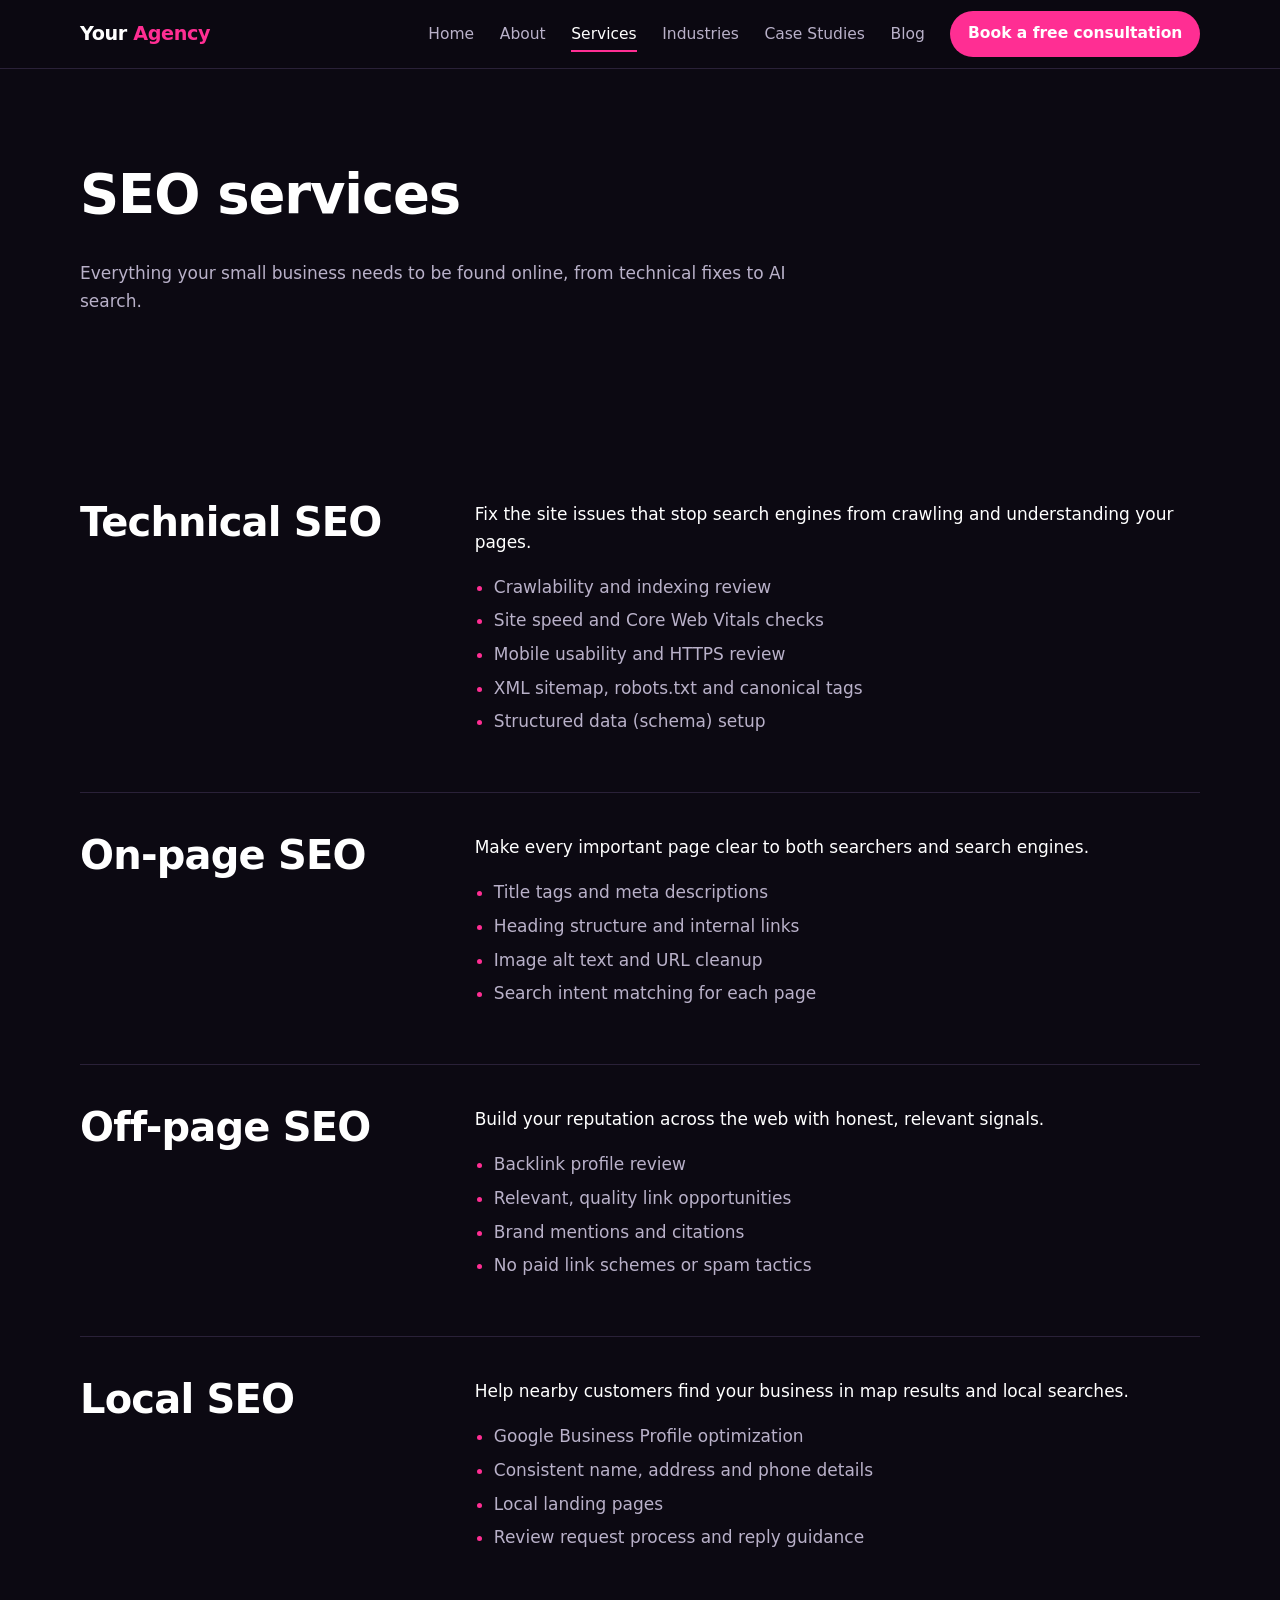
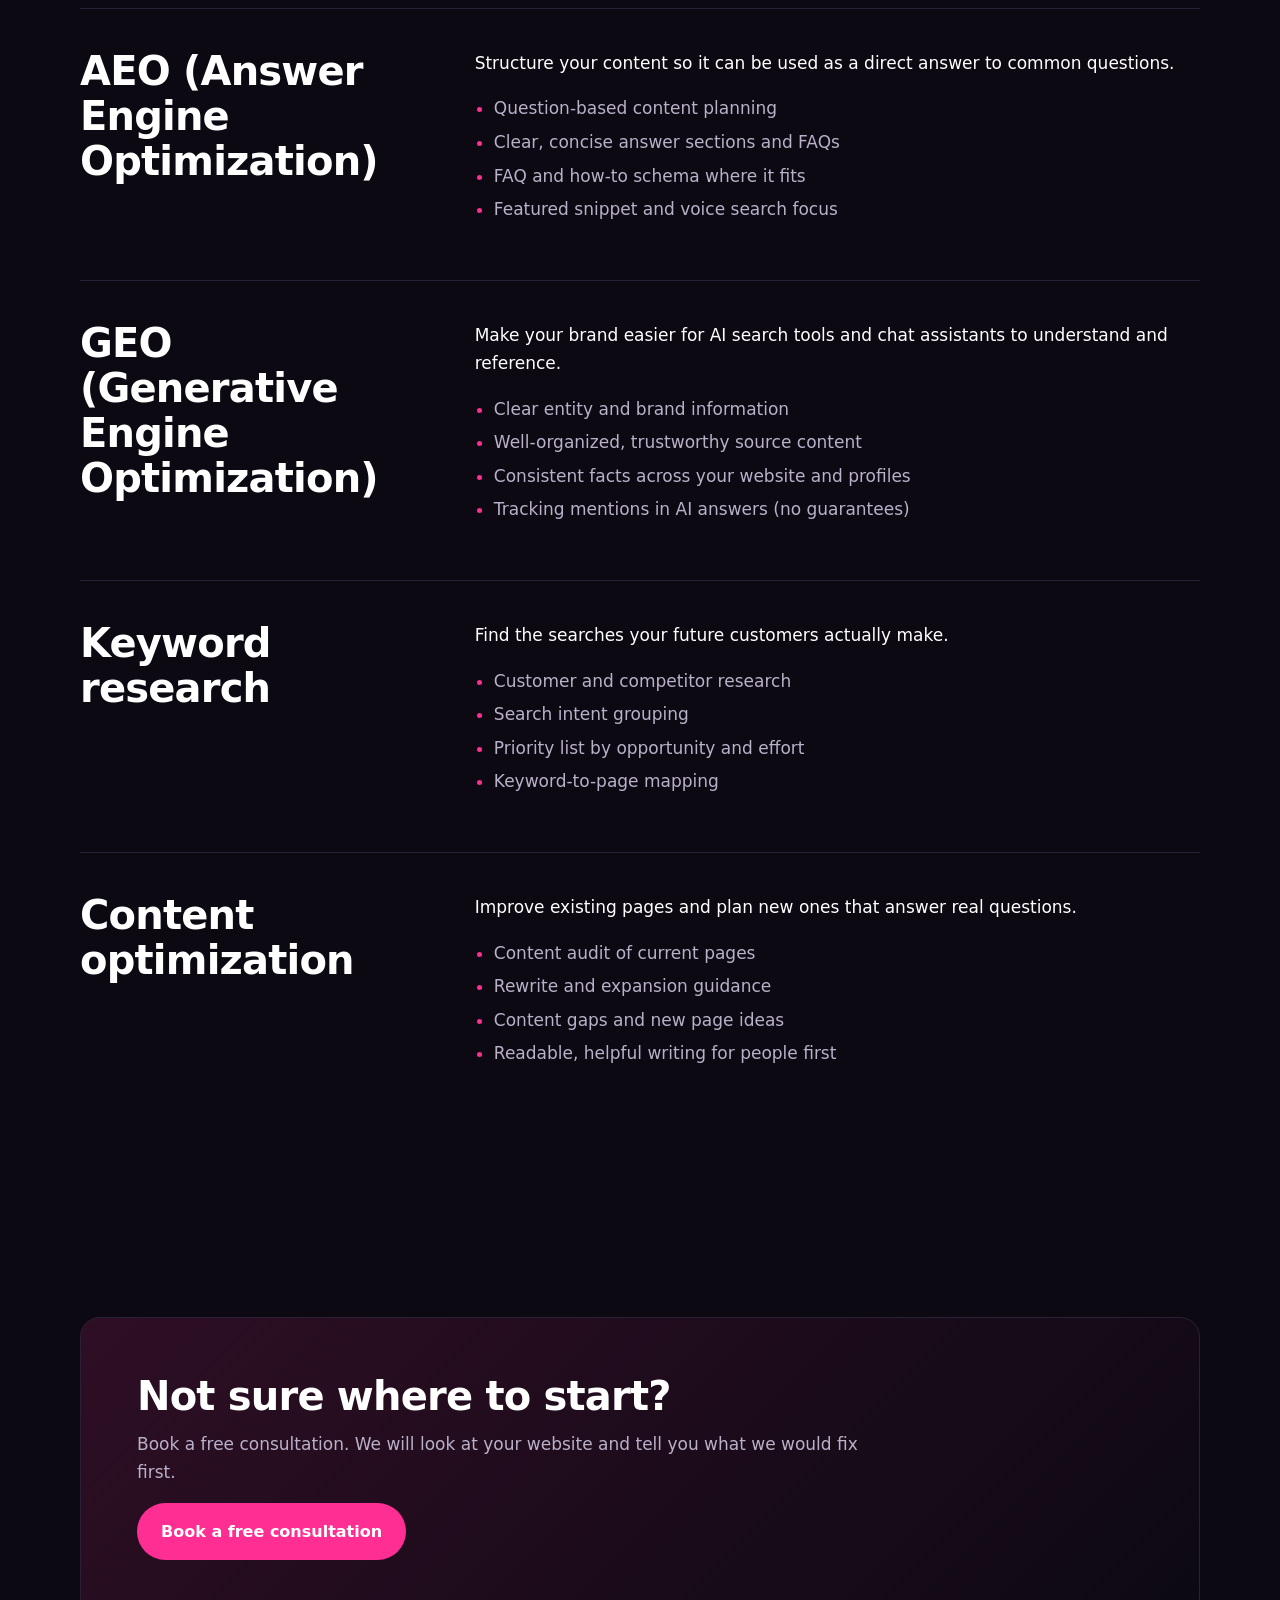
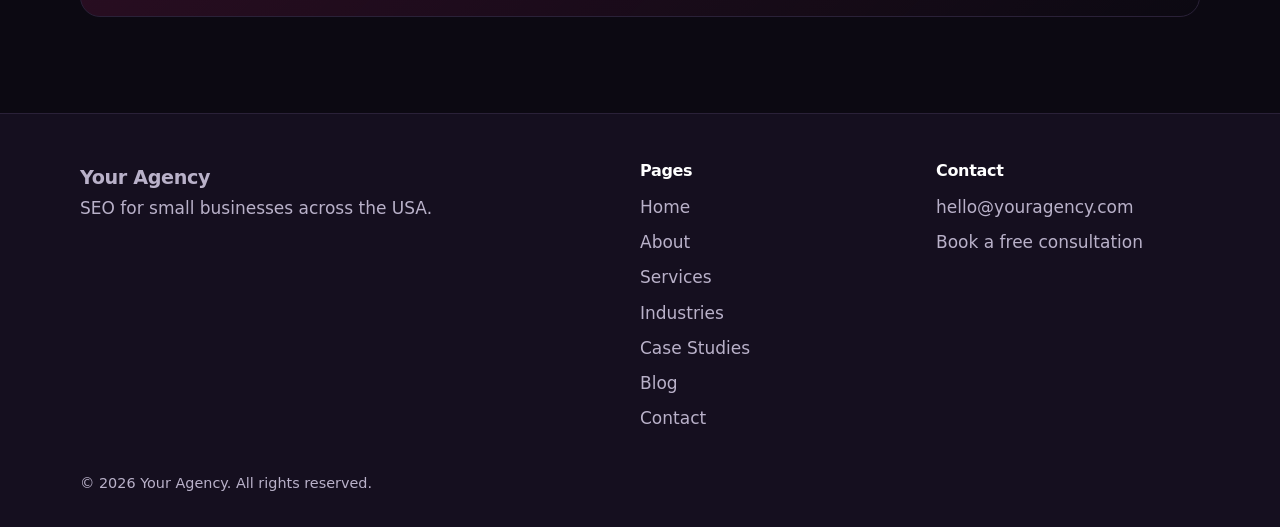
<file: services.html>
<!DOCTYPE html>
<html lang="en">
<head>
<meta charset="utf-8">
<meta name="viewport" content="width=device-width, initial-scale=1">
<title>SEO Services for Small Businesses | Your Agency</title>
<meta name="description" content="Technical SEO, on-page, off-page, local SEO, AEO, GEO, keyword research and content optimization for small businesses in the USA.">
<link rel="canonical" href="https://www.youragency.com/services.html">
<meta property="og:title" content="SEO Services for Small Businesses | Your Agency">
<meta property="og:description" content="Technical SEO, on-page, off-page, local SEO, AEO, GEO, keyword research and content optimization for small businesses in the USA.">
<meta property="og:type" content="website">
<meta property="og:url" content="https://www.youragency.com/services.html">
<meta name="theme-color" content="#0c0912">
<link rel="stylesheet" href="css/style.css">
</head>
<body>
<a class="skip" href="#main">Skip to content</a>
<header class="site-header">
<div class="wrap bar">
<a class="logo" href="index.html" aria-label="Your Agency home">Your<span> Agency</span></a>
<button class="menu-btn" aria-expanded="false" aria-controls="nav">Menu</button>
<nav class="nav" id="nav" aria-label="Main">
<ul><li><a href="index.html">Home</a></li><li><a href="about.html">About</a></li><li><a href="services.html" aria-current="page">Services</a></li><li><a href="industries.html">Industries</a></li><li><a href="case-studies.html">Case Studies</a></li><li><a href="blog.html">Blog</a></li><li><a class="btn" href="contact.html">Book a free consultation</a></li></ul>
</nav>
</div>
</header>
<main id="main">
<section class="page-hero"><div class="wrap"><h1>SEO services</h1>
<p class="lead muted">Everything your small business needs to be found online, from technical fixes to AI search.</p></div></section>
<section><div class="wrap"><article class="service" id="technical-seo"><div><h2>Technical SEO</h2></div><div><p>Fix the site issues that stop search engines from crawling and understanding your pages.</p><ul><li>Crawlability and indexing review</li><li>Site speed and Core Web Vitals checks</li><li>Mobile usability and HTTPS review</li><li>XML sitemap, robots.txt and canonical tags</li><li>Structured data (schema) setup</li></ul></div></article><article class="service" id="on-page-seo"><div><h2>On-page SEO</h2></div><div><p>Make every important page clear to both searchers and search engines.</p><ul><li>Title tags and meta descriptions</li><li>Heading structure and internal links</li><li>Image alt text and URL cleanup</li><li>Search intent matching for each page</li></ul></div></article><article class="service" id="off-page-seo"><div><h2>Off-page SEO</h2></div><div><p>Build your reputation across the web with honest, relevant signals.</p><ul><li>Backlink profile review</li><li>Relevant, quality link opportunities</li><li>Brand mentions and citations</li><li>No paid link schemes or spam tactics</li></ul></div></article><article class="service" id="local-seo"><div><h2>Local SEO</h2></div><div><p>Help nearby customers find your business in map results and local searches.</p><ul><li>Google Business Profile optimization</li><li>Consistent name, address and phone details</li><li>Local landing pages</li><li>Review request process and reply guidance</li></ul></div></article><article class="service" id="aeo"><div><h2>AEO (Answer Engine Optimization)</h2></div><div><p>Structure your content so it can be used as a direct answer to common questions.</p><ul><li>Question-based content planning</li><li>Clear, concise answer sections and FAQs</li><li>FAQ and how-to schema where it fits</li><li>Featured snippet and voice search focus</li></ul></div></article><article class="service" id="geo"><div><h2>GEO (Generative Engine Optimization)</h2></div><div><p>Make your brand easier for AI search tools and chat assistants to understand and reference.</p><ul><li>Clear entity and brand information</li><li>Well-organized, trustworthy source content</li><li>Consistent facts across your website and profiles</li><li>Tracking mentions in AI answers (no guarantees)</li></ul></div></article><article class="service" id="keyword-research"><div><h2>Keyword research</h2></div><div><p>Find the searches your future customers actually make.</p><ul><li>Customer and competitor research</li><li>Search intent grouping</li><li>Priority list by opportunity and effort</li><li>Keyword-to-page mapping</li></ul></div></article><article class="service" id="content-optimization"><div><h2>Content optimization</h2></div><div><p>Improve existing pages and plan new ones that answer real questions.</p><ul><li>Content audit of current pages</li><li>Rewrite and expansion guidance</li><li>Content gaps and new page ideas</li><li>Readable, helpful writing for people first</li></ul></div></article></div></section>
<section><div class="wrap"><div class="cta">
<h2>Not sure where to start?</h2>
<p class="muted">Book a free consultation. We will look at your website and tell you what we would fix first.</p>
<a class="btn" href="contact.html">Book a free consultation</a>
</div></div></section>
</main>
<footer class="site-footer">
<div class="wrap foot">
<div><a class="logo" href="index.html">Your Agency</a>
<p class="muted">SEO for small businesses across the USA.</p></div>
<div><h2>Pages</h2><ul><li><a href="index.html">Home</a></li><li><a href="about.html">About</a></li><li><a href="services.html">Services</a></li><li><a href="industries.html">Industries</a></li><li><a href="case-studies.html">Case Studies</a></li><li><a href="blog.html">Blog</a></li><li><a href="contact.html">Contact</a></li></ul></div>
<div><h2>Contact</h2><ul><li><a href="mailto:hello@youragency.com">hello@youragency.com</a></li><li><a href="contact.html">Book a free consultation</a></li></ul></div>
</div>
<div class="wrap copy">&copy; <span id="year">2026</span> Your Agency. All rights reserved.</div>
</footer>
<script src="js/main.js"></script>
</body>
</html>
</file>
<file: css/style.css>
/* ============ EDIT COLORS HERE ============ */
:root{
  --bg:#0c0912;          /* page background */
  --bg-2:#150f1f;        /* raised sections */
  --line:#2a2138;        /* borders */
  --text:#ffffff;        /* main text */
  --muted:#b9b1c9;       /* secondary text */
  --pink:#ff2e93;        /* electric pink accent */
  --pink-soft:rgba(255,46,147,.14);
  --radius:14px;
  --max:1120px;
}
*,*::before,*::after{box-sizing:border-box}
html{scroll-behavior:smooth}
body{margin:0;background:var(--bg);color:var(--text);font-family:system-ui,-apple-system,"Segoe UI",Roboto,Helvetica,Arial,sans-serif;line-height:1.65;font-size:1.0625rem;-webkit-font-smoothing:antialiased}
img,svg{max-width:100%;display:block}
a{color:inherit}
h1,h2,h3{line-height:1.12;letter-spacing:-.02em;margin:0 0 .6em}
h1{font-size:clamp(2.4rem,6.4vw,4.6rem);font-weight:800}
h2{font-size:clamp(1.7rem,3.6vw,2.5rem);font-weight:750}
h3{font-size:1.2rem;font-weight:700}
p{margin:0 0 1em;max-width:68ch}
.muted{color:var(--muted)}
.wrap{width:min(100% - 2.5rem,var(--max));margin-inline:auto}
section{padding:clamp(3.5rem,8vw,6rem) 0}
.alt{background:var(--bg-2)}
.skip{position:absolute;left:-999px;top:0;background:var(--pink);color:#fff;padding:.7rem 1rem;z-index:100}
.skip:focus{left:0}
:focus-visible{outline:3px solid var(--pink);outline-offset:3px;border-radius:4px}

/* Header */
.site-header{position:sticky;top:0;z-index:50;background:rgba(12,9,18,.88);backdrop-filter:blur(10px);border-bottom:1px solid var(--line)}
.bar{display:flex;align-items:center;justify-content:space-between;min-height:68px}
.logo{font-weight:800;font-size:1.2rem;text-decoration:none;letter-spacing:-.02em}
.logo span{color:var(--pink)}
.nav ul{display:flex;gap:1.6rem;list-style:none;margin:0;padding:0;align-items:center}
.nav a{text-decoration:none;color:var(--muted);font-size:.97rem;padding:.4rem 0;border-bottom:2px solid transparent;transition:color .2s,border-color .2s}
.nav a:hover,.nav a[aria-current="page"]{color:var(--text);border-color:var(--pink)}
.nav a.btn{color:#fff;border:0;padding:.65rem 1.1rem}
.menu-btn{display:none;background:none;border:1px solid var(--line);color:var(--text);padding:.55rem .85rem;border-radius:8px;font:inherit;cursor:pointer}
@media(max-width:860px){
  .menu-btn{display:block}
  .nav{display:none;position:absolute;left:0;right:0;top:68px;background:var(--bg);border-bottom:1px solid var(--line);padding:1rem 1.25rem 1.5rem}
  .nav.open{display:block}
  .nav ul{flex-direction:column;align-items:flex-start;gap:.9rem}
}

/* Buttons */
.btn{display:inline-block;background:var(--pink);color:#fff;font-weight:700;text-decoration:none;padding:.95rem 1.5rem;border-radius:999px;border:0;font-size:1rem;cursor:pointer;transition:transform .2s,box-shadow .2s}
.btn:hover{transform:translateY(-2px);box-shadow:0 8px 28px rgba(255,46,147,.4)}
.btn.ghost{background:transparent;border:1.5px solid var(--line);color:var(--text)}
.btn.ghost:hover{border-color:var(--pink);box-shadow:none}
.actions{display:flex;flex-wrap:wrap;gap:.9rem;margin-top:1.8rem}

/* Hero */
.hero{padding:clamp(4rem,11vw,8rem) 0 clamp(3.5rem,8vw,6rem);position:relative;overflow:hidden}
.hero::before{content:"";position:absolute;width:560px;height:560px;right:-160px;top:-180px;background:radial-gradient(circle,rgba(255,46,147,.28),transparent 68%);pointer-events:none}
.hero .lead{font-size:1.25rem;color:var(--muted);max-width:56ch}
.hero h1 em{font-style:normal;color:var(--pink)}
.page-hero{padding:clamp(3.5rem,8vw,6rem) 0 2rem}
.page-hero h1{font-size:clamp(2.1rem,5vw,3.4rem)}
.rise{opacity:0;transform:translateY(18px);animation:rise .7s ease forwards}
.rise.d1{animation-delay:.12s}.rise.d2{animation-delay:.24s}.rise.d3{animation-delay:.36s}
@keyframes rise{to{opacity:1;transform:none}}

/* Ruled service list (home) */
.rows{border-top:1px solid var(--line)}
.row{display:grid;grid-template-columns:1fr 2fr auto;gap:1.5rem;align-items:center;padding:1.3rem 0;border-bottom:1px solid var(--line);text-decoration:none;transition:padding-left .25s}
.row:hover{padding-left:.8rem}
.row:hover h3{color:var(--pink)}
.row h3{margin:0;transition:color .2s}
.row p{margin:0;color:var(--muted)}
.row .go{color:var(--pink);font-weight:700}
@media(max-width:700px){.row{grid-template-columns:1fr;gap:.4rem}}

/* Cards, pills, steps */
.grid{display:grid;gap:1.25rem;grid-template-columns:repeat(auto-fit,minmax(260px,1fr))}
.card{background:var(--bg-2);border:1px solid var(--line);border-radius:var(--radius);padding:1.6rem}
.alt .card{background:var(--bg)}
.card h3{margin-bottom:.4em}
.card p{color:var(--muted);margin:0}
.pills{display:flex;flex-wrap:wrap;gap:.7rem;padding:0;list-style:none;margin:0}
.pills li{border:1px solid var(--line);border-radius:999px;padding:.55rem 1.1rem;background:var(--bg-2)}
.steps{counter-reset:s;list-style:none;padding:0;margin:0;display:grid;gap:1.25rem;grid-template-columns:repeat(auto-fit,minmax(230px,1fr))}
.steps li{counter-increment:s;border-top:2px solid var(--pink);padding-top:1rem}
.steps li::before{content:counter(s);color:var(--pink);font-weight:800;font-size:1.5rem;display:block}
.steps strong{display:block;margin:.2rem 0}
.steps span{color:var(--muted)}

/* Service detail */
.service{display:grid;grid-template-columns:1fr 2fr;gap:2rem;padding:2.5rem 0;border-bottom:1px solid var(--line);scroll-margin-top:90px}
.service:last-child{border-bottom:0}
.service ul{padding-left:1.2rem;color:var(--muted)}
.service li{margin-bottom:.35rem}
.service li::marker{color:var(--pink)}
@media(max-width:760px){.service{grid-template-columns:1fr;gap:.5rem}}

/* CTA band */
.cta{background:linear-gradient(135deg,var(--pink-soft),transparent);border:1px solid var(--line);border-radius:20px;padding:clamp(2rem,5vw,3.5rem)}
.cta h2{margin-bottom:.3em}

/* Notice box (honest placeholders) */
.note{border-left:4px solid var(--pink);background:var(--bg-2);padding:1.2rem 1.4rem;border-radius:0 var(--radius) var(--radius) 0}
.note p{margin:0}

/* Form */
form{display:grid;gap:1.1rem;max-width:620px}
label{font-weight:600;display:grid;gap:.4rem}
input,select,textarea{font:inherit;background:var(--bg-2);color:var(--text);border:1px solid var(--line);border-radius:10px;padding:.8rem 1rem;width:100%}
input:focus,select:focus,textarea:focus{outline:2px solid var(--pink);border-color:var(--pink)}
textarea{min-height:150px;resize:vertical}
.status{min-height:1.5em;color:var(--muted)}
.contact-grid{display:grid;grid-template-columns:1.4fr 1fr;gap:3rem}
@media(max-width:860px){.contact-grid{grid-template-columns:1fr}}

/* Footer */
.site-footer{border-top:1px solid var(--line);padding:3rem 0 2rem;background:var(--bg-2)}
.foot{display:grid;gap:2rem;grid-template-columns:2fr 1fr 1fr}
.foot ul{list-style:none;margin:0;padding:0}
.foot li{margin-bottom:.45rem}
.foot a{color:var(--muted);text-decoration:none}
.foot a:hover{color:var(--pink)}
.foot h2{font-size:1rem;margin-bottom:.8em}
.copy{margin-top:2rem;color:var(--muted);font-size:.9rem}
@media(max-width:760px){.foot{grid-template-columns:1fr}}

@media(prefers-reduced-motion:reduce){
  html{scroll-behavior:auto}
  *{animation:none!important;transition:none!important}
  .rise{opacity:1;transform:none}
}
</file>
